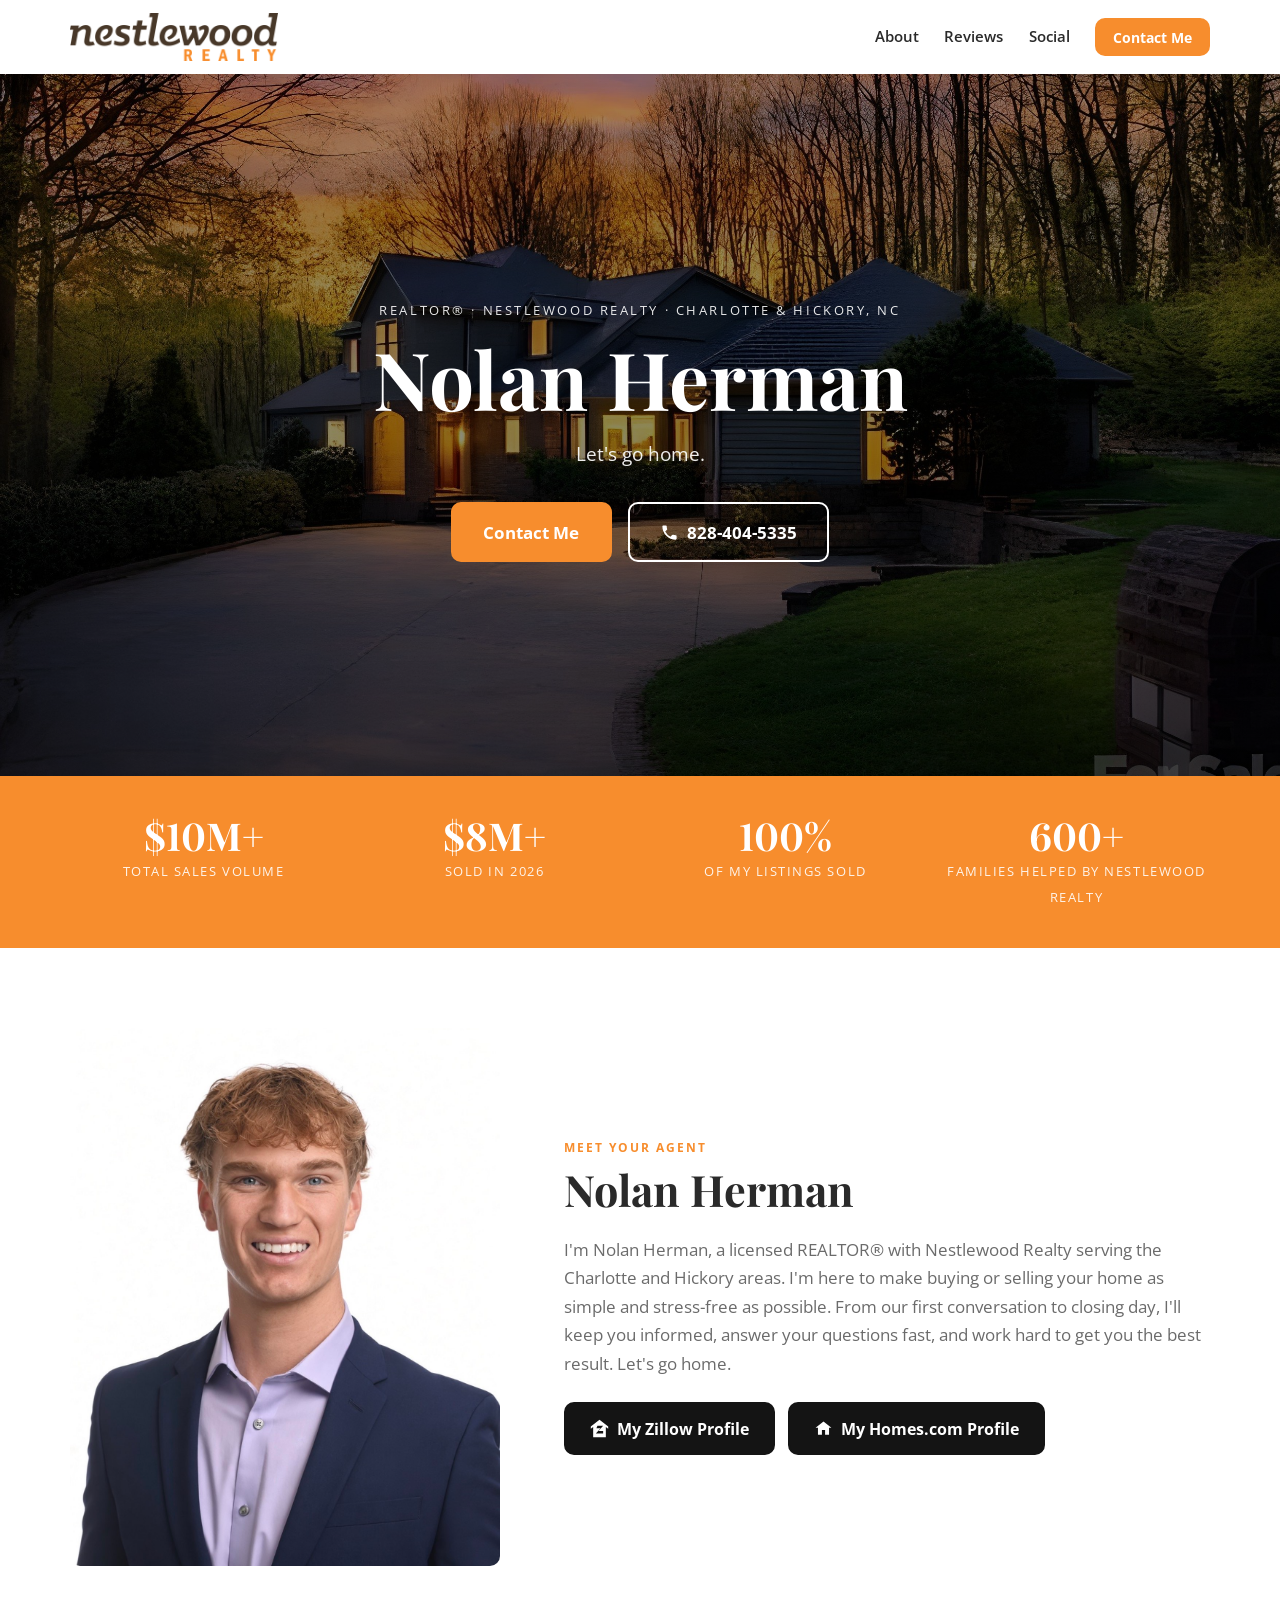
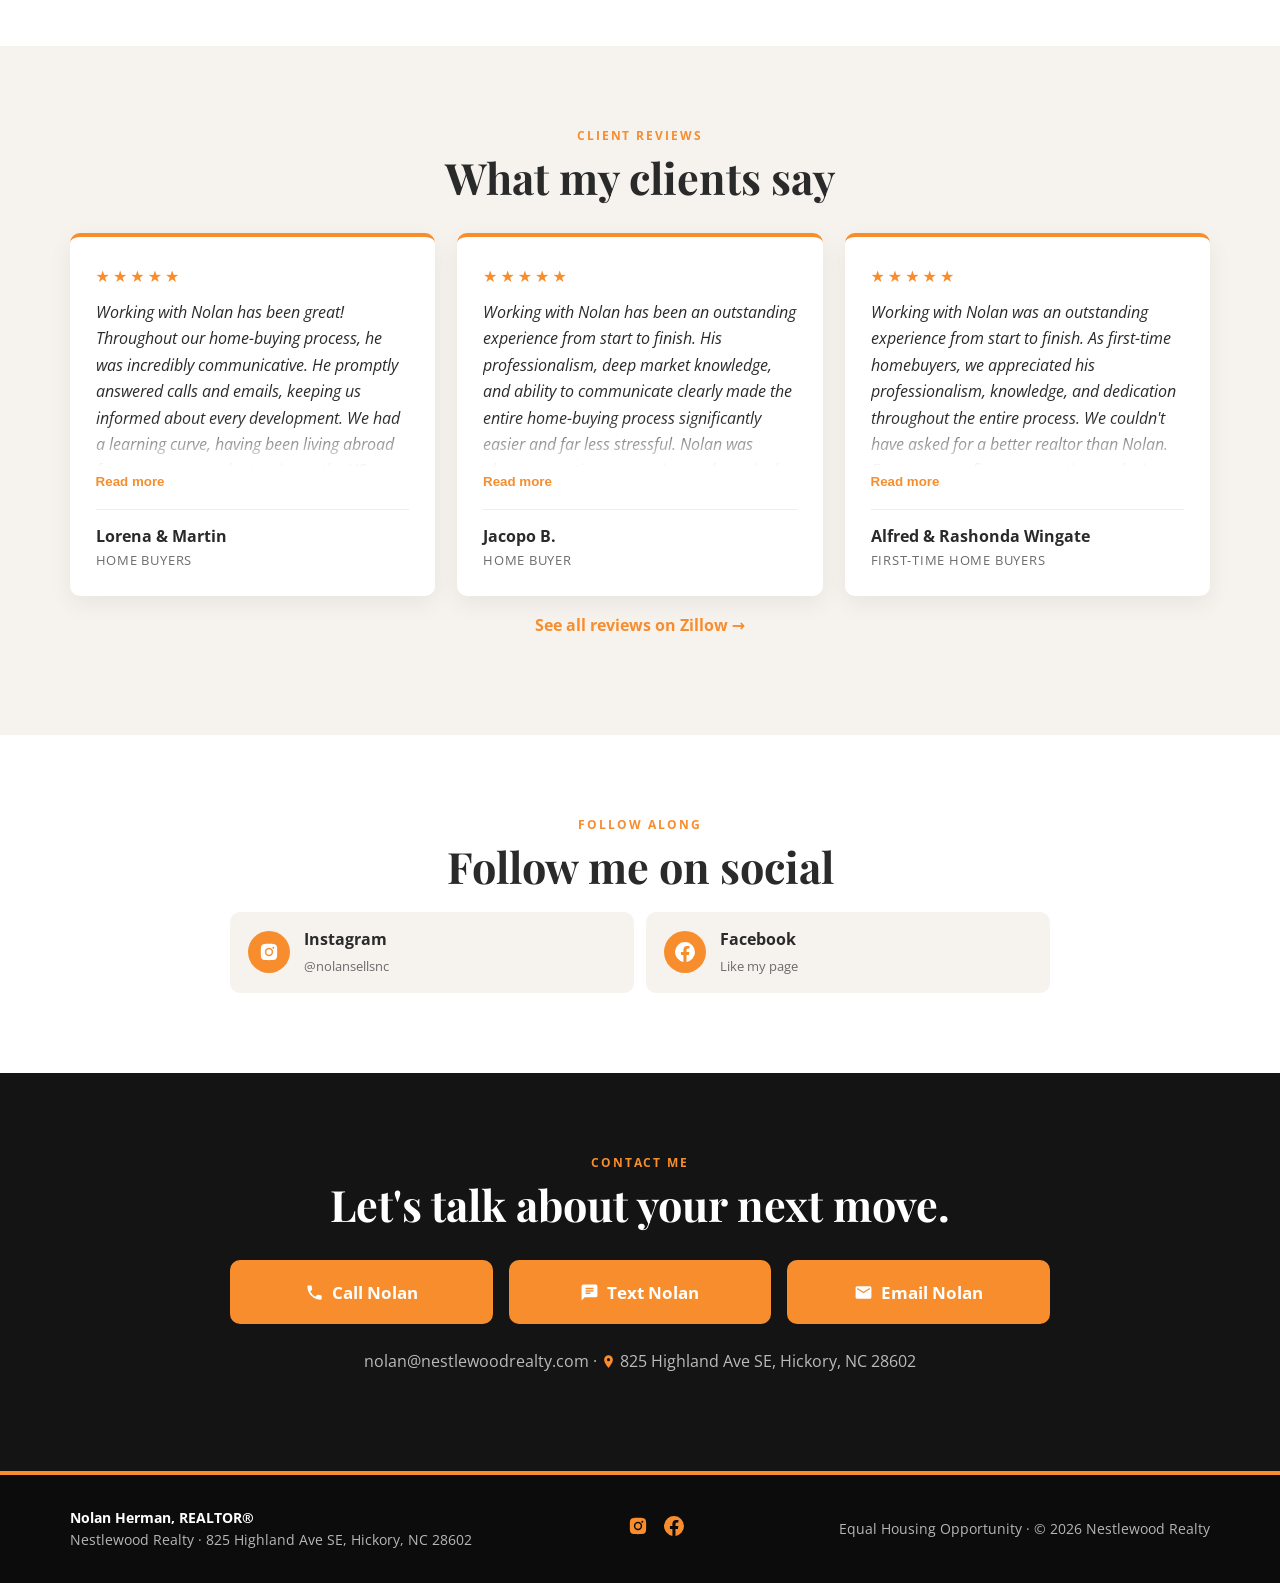
<file: index.html>
<!DOCTYPE html>
<html lang="en">
<head>
  <meta charset="UTF-8" />
  <meta name="viewport" content="width=device-width, initial-scale=1.0" />
  <title>Realtor</title>
  <link rel="preconnect" href="https://fonts.googleapis.com" />
  <link rel="preconnect" href="https://fonts.gstatic.com" crossorigin />
  <link href="https://fonts.googleapis.com/css2?family=Bebas+Neue&family=Playfair+Display:wght@600;700&family=Open+Sans:ital,wght@0,400;0,600;0,700;1,400&display=swap" rel="stylesheet" />
  <link rel="stylesheet" href="styles.css" />
</head>
<body>
  <div class="stripes" aria-hidden="true"></div>
  <div id="app"></div>
  <!-- All the agent's info lives in site-info.js -->
  <script src="site-info.js"></script>
  <script src="script.js"></script>
</body>
</html>
</file>
<file: styles.css>
/* ===================== BASE ===================== */
:root { --accent: #f78d2d; --dark: #141414; --ink: #2a2a2a; --muted: #6b6b6b; --soft: #f6f3ef; --radius: 10px;
  --head: "Playfair Display", Georgia, serif; --body: "Open Sans", system-ui, sans-serif; }
* { box-sizing: border-box; }
html { scroll-behavior: smooth; scroll-padding-top: 80px; }
body { font-variant-numeric: lining-nums; margin: 0; font-family: var(--body); color: var(--ink); line-height: 1.65; background: #fff; }
img { max-width: 100%; display: block; }
a { color: inherit; }
h1, h2, h3 { font-family: var(--head); line-height: 1.1; margin: 0 0 .5em; }
h2 { font-size: clamp(1.9rem, 4vw, 2.7rem); }
.wrap { width: min(1140px, 92%); margin: 0 auto; }
.center { text-align: center; }
.eyebrow { text-transform: uppercase; letter-spacing: .16em; font-size: .78rem; font-weight: 700; color: var(--accent); margin: 0 0 .6em; }
.section { padding: 5rem 0; }

/* Buttons */
.btn { display: inline-flex; align-items: center; justify-content: center; gap: .5rem; background: var(--accent); color: #fff; border: 2px solid var(--accent);
  text-decoration: none; font: 700 1rem var(--body); padding: .85em 1.5em; border-radius: var(--radius); cursor: pointer; transition: transform .15s, filter .2s; }
.btn:hover { transform: translateY(-2px); filter: brightness(.92); }
.btn svg { width: 19px; height: 19px; fill: currentColor; }
.btn-sm { padding: .55em 1.1em; font-size: .9rem; }
.btn-lg { padding: 1em 1.8em; font-size: 1.05rem; }
.btn-ghost { background: transparent; border-color: #fff; color: #fff; }
.btn-dark { background: var(--dark); border-color: var(--dark); }

/* Stripes (optional) */
.stripes { position: fixed; inset: -200px; z-index: -1; pointer-events: none; display: none;
  background: repeating-linear-gradient(-45deg, color-mix(in srgb, var(--accent) 22%, transparent) 0 70px, transparent 70px 140px, rgba(20,20,20,.08) 140px 175px, transparent 175px 245px);
  background-size: 346.5px 346.5px; animation: slide 14s linear infinite; }
@keyframes slide { to { background-position: 346.5px 0; } }
@media (prefers-reduced-motion: reduce) { .stripes { animation: none; } }
body.no-stripes .stripes { display: none !important; }

/* Header */
.site-header { position: sticky; top: 0; z-index: 20; background: #fff; box-shadow: 0 2px 14px rgba(0,0,0,.06); }
.header-inner { display: flex; align-items: center; justify-content: space-between; height: 74px; }
.brand { text-decoration: none; }
.logo-img { height: 48px; width: auto; }
.logo-text { font: 700 1.5rem var(--head); color: var(--dark); border: 2px dashed #ccc; padding: .15em .6em; border-radius: 6px; }
.nav { display: flex; align-items: center; gap: 1.6rem; font-weight: 600; font-size: .95rem; }
.nav a:not(.btn) { text-decoration: none; }
.nav a:not(.btn):hover { color: var(--accent); }

/* Cover */
.cover { position: relative; color: #fff; background: linear-gradient(rgba(0,0,0,.35), rgba(0,0,0,.55)), var(--cover) center 45% / cover no-repeat; }
.cover-inner { min-height: 78vh; display: flex; align-items: center; justify-content: center; text-align: center; padding: 4rem 0; }
.cover h1 { font-size: clamp(2.8rem, 7vw, 5rem); color: #fff; margin-bottom: .2em; }
.kicker { text-transform: uppercase; letter-spacing: .2em; font-size: .8rem; opacity: .9; }
.tagline { font-size: 1.2rem; opacity: .92; margin: 0 0 2rem; }
.cover-actions { display: flex; gap: 1rem; justify-content: center; flex-wrap: wrap; }
.cover-photo { display: none; }

/* Stats */
.stats { background: var(--accent); color: #fff; padding: 2.4rem 0; }
.stats-grid { display: grid; grid-template-columns: repeat(auto-fit, minmax(170px, 1fr)); gap: 1.5rem; text-align: center; }
.stat strong { display: block; font: 700 2.4rem/1.1 var(--head); font-variant-numeric: lining-nums; }
.stat span { font-size: .8rem; text-transform: uppercase; letter-spacing: .12em; opacity: .9; }

/* About */
.about-grid { display: grid; grid-template-columns: .8fr 1.2fr; gap: 4rem; align-items: center; }
.about-photo img { width: 100%; aspect-ratio: 4/5; object-fit: cover; object-position: center 20%; border-radius: var(--radius); }
.about-text { font-size: 1.08rem; color: var(--muted); }
.profile-buttons { display: flex; flex-wrap: wrap; gap: .8rem; margin-top: 1.5rem; }

/* Reviews */
.reviews-section { background: var(--soft); }
.reviews { display: grid; grid-template-columns: repeat(3, 1fr); gap: 1.4rem; margin-top: 2rem; align-items: start; }
.review { margin: 0; background: #fff; border-radius: var(--radius); padding: 1.6rem; box-shadow: 0 8px 24px rgba(0,0,0,.06); border-top: 4px solid var(--accent); }
.stars { color: var(--accent); letter-spacing: 3px; margin-bottom: .6rem; }
.review-text { max-height: 10.5em; overflow: hidden; position: relative; }
.review-text p { margin: 0; font-style: italic; }
.review:not(.open) .review-text::after { content: ""; position: absolute; inset: auto 0 0; height: 3em; background: linear-gradient(transparent, #fff); }
.review.open .review-text { max-height: none; }
.read-more { background: none; border: 0; padding: .4rem 0 0; color: var(--accent); font-weight: 700; cursor: pointer; }
.review footer { margin-top: 1rem; padding-top: .8rem; border-top: 1px solid #eee; font-weight: 700; }
.review footer span { display: block; font-weight: 400; font-size: .8rem; color: var(--muted); text-transform: uppercase; letter-spacing: .06em; }
.more a { color: var(--accent); font-weight: 700; text-decoration: none; }

/* Video + socials */
.media-grid { display: grid; grid-template-columns: 1fr 1fr; gap: 3rem; align-items: center; }
.video-box { display: flex; justify-content: center; }
.video-thumb { position: relative; width: 100%; aspect-ratio: 16/9; border-radius: var(--radius); overflow: hidden; background: #222; border: 0; padding: 0; cursor: pointer; display: grid; place-items: center; }
.video-thumb.short { width: min(100%, 340px); aspect-ratio: 9/16; }
.video-thumb img { position: absolute; inset: 0; width: 100%; height: 100%; object-fit: cover; }
.video-thumb iframe { position: absolute; inset: 0; width: 100%; height: 100%; border: 0; }
.video-thumb .play { position: relative; width: 74px; height: 74px; border-radius: 50%; background: var(--accent); color: #fff; display: grid; place-items: center; font-size: 1.8rem; padding-left: 6px; box-shadow: 0 8px 24px rgba(0,0,0,.35); transition: transform .2s; }
.video-thumb:hover .play { transform: scale(1.08); }
.video-thumb.placeholder { background: repeating-linear-gradient(45deg, #2a2a2a 0 14px, #262626 14px 28px); flex-direction: column; gap: .6rem; cursor: default; }
.video-thumb.placeholder small { color: #bbb; text-transform: uppercase; letter-spacing: .14em; font-size: .75rem; position: absolute; bottom: 18%; }
.socials { display: grid; gap: .7rem; margin-top: 1.2rem; }
.social { display: flex; align-items: center; gap: .9rem; text-decoration: none; padding: .75rem 1rem; border-radius: var(--radius); background: var(--soft); border: 2px solid transparent; transition: border-color .2s, transform .15s; }
.social:hover { border-color: var(--accent); transform: translateX(4px); }
.social .ic { width: 42px; height: 42px; border-radius: 50%; background: var(--accent); display: grid; place-items: center; flex: none; }
.social .ic svg { width: 20px; height: 20px; fill: #fff; }
.social b { display: block; }
.social small { color: var(--muted); }

.media-grid.no-video { grid-template-columns: 1fr; text-align: center; max-width: 820px; }
.media-grid.no-video .socials { grid-template-columns: repeat(auto-fit, minmax(220px, 1fr)); text-align: left; }

/* Contact */
.contact { background: var(--dark); color: #eee; }
.contact h2 { color: #fff; }
.contact-buttons { display: grid; grid-template-columns: repeat(3, 1fr); gap: 1rem; max-width: 820px; margin: 2rem auto 1.5rem; }
.contact-buttons .btn { padding: 1.1em; font-size: 1.05rem; }
.contact-line { color: #bbb; }
.contact-line a { text-decoration: none; }
.contact-line svg { width: 15px; height: 15px; fill: var(--accent); vertical-align: -2px; }

/* Footer */
.site-footer { background: #0c0c0c; color: rgba(255,255,255,.7); font-size: .85rem; padding: 2rem 0; border-top: 4px solid var(--accent); }
.footer-inner { display: flex; justify-content: space-between; align-items: center; gap: 1.5rem; flex-wrap: wrap; }
.site-footer strong { color: #fff; }
.footer-socials { display: flex; gap: 1rem; }
.footer-socials svg { width: 20px; height: 20px; fill: var(--accent); }

/* ===================== THEME: BOLD ===================== */
.theme-bold { --head: "Bebas Neue", Impact, sans-serif; background: var(--dark); color: #ddd; }
.theme-bold h1, .theme-bold h2 { font-weight: 400; letter-spacing: .03em; color: #fff; }
.theme-bold h2 { font-size: clamp(2.4rem, 5vw, 3.4rem); }
.theme-bold .site-header { background: var(--dark); color: #fff; box-shadow: none; border-bottom: 1px solid #2a2a2a; }
.theme-bold .logo-text { color: #fff; border-color: #555; }
.theme-bold .logo-img { filter: brightness(0) invert(1); }
.theme-bold .cover { background: linear-gradient(90deg, rgba(0,0,0,.92) 35%, rgba(0,0,0,.35)), var(--cover) center 65% / cover no-repeat; }
.theme-bold .cover-inner { justify-content: space-between; text-align: left; min-height: 0; padding: 4rem 0 0; align-items: flex-end; gap: 2rem; }
.theme-bold .cover-text { padding-bottom: 4.5rem; max-width: 560px; }
.theme-bold .cover h1 { font-size: clamp(4rem, 10vw, 7.5rem); line-height: .9; }
.theme-bold .cover h1::after { content: ""; display: block; width: 90px; height: 6px; background: var(--accent); margin-top: .9rem; }
.theme-bold .cover-actions { justify-content: flex-start; }
.theme-bold .cover-photo { display: block; width: 40%; max-width: 420px; }
.theme-bold .cover-photo img { width: 100%; aspect-ratio: 4/5; object-fit: cover; object-position: center 20%; border-radius: var(--radius) var(--radius) 0 0; border: 4px solid var(--accent); border-bottom: 0; }
.theme-bold .stats { background: #0c0c0c; border-top: 4px solid var(--accent); border-bottom: 1px solid #2a2a2a; }
.theme-bold .stat strong { font-size: 3.2rem; color: var(--accent); font-weight: 400; }
.theme-bold .about-photo { display: none; }
.theme-bold .about-grid { grid-template-columns: 1fr; max-width: 760px; margin: 0 auto; text-align: center; }
.theme-bold .about-text { color: #bbb; }
.theme-bold .profile-buttons { justify-content: center; }
.theme-bold .btn-dark { background: #fff; color: var(--dark); border-color: #fff; }
.theme-bold .reviews-section { background: #1c1c1c; }
.theme-bold .review { background: #242424; color: #ccc; box-shadow: none; }
.theme-bold .review:not(.open) .review-text::after { background: linear-gradient(transparent, #242424); }
.theme-bold .review footer { border-color: #333; color: #fff; }
.theme-bold .social { background: #1f1f1f; }
.theme-bold .social b { color: #fff; }
.theme-bold .contact { background: var(--accent); color: #111; }
.theme-bold .contact h2 { color: #111; }
.theme-bold .contact .eyebrow { color: #111; }
.theme-bold .contact-buttons .btn { background: var(--dark); border-color: var(--dark); }
.theme-bold .contact-line { color: #222; }
.theme-bold .contact-line svg { fill: #111; }

/* ===================== THEME: MODERN ===================== */
.theme-modern { --head: "Bebas Neue", Impact, sans-serif; --radius: 16px; background: #f1ebe3; }
.theme-modern .stripes { display: block; }
.theme-modern h1, .theme-modern h2 { font-weight: 400; letter-spacing: .03em; color: #3d2e24; }
.theme-modern h2 { font-size: clamp(2.4rem, 5vw, 3.3rem); }
.theme-modern .site-header { background: rgba(255,255,255,.92); backdrop-filter: blur(8px); }
.theme-modern .cover { background: none; color: var(--ink); }
.theme-modern .cover-inner { min-height: 0; text-align: left; justify-content: space-between; gap: 3rem; padding: 3.5rem 0 2rem; }
.theme-modern .cover-text { flex: 1; background: rgba(255,255,255,.94); border-radius: var(--radius); padding: 2.6rem; box-shadow: 0 16px 40px rgba(0,0,0,.08); }
.theme-modern .cover h1 { color: #3d2e24; font-size: clamp(3.4rem, 8vw, 6rem); line-height: .95; }
.theme-modern .kicker { color: var(--accent); opacity: 1; font-weight: 700; }
.theme-modern .tagline { color: var(--muted); }
.theme-modern .cover-actions { justify-content: flex-start; }
.theme-modern .btn-ghost { border-color: var(--dark); color: var(--dark); }
.theme-modern .cover-photo { display: block; flex: .8; position: relative; }
.theme-modern .cover-photo::before { content: ""; position: absolute; inset: 0; border-radius: var(--radius); background: var(--cover) center 65% / cover; transform: rotate(3deg); box-shadow: 0 16px 40px rgba(0,0,0,.15); }
.theme-modern .cover-photo img { position: relative; width: 100%; aspect-ratio: 4/5; object-fit: cover; object-position: center 20%; border-radius: var(--radius); border: 6px solid #fff; box-shadow: 0 16px 40px rgba(0,0,0,.15); transform: rotate(-2deg); }
.theme-modern .stats { background: none; color: var(--ink); padding: 1rem 0; }
.theme-modern .stats-grid { gap: 1rem; }
.theme-modern .stat { background: var(--dark); color: #fff; border-radius: var(--radius); padding: 1.4rem 1rem; }
.theme-modern .stat strong { color: var(--accent); font-weight: 400; font-size: 2.8rem; }
.theme-modern .section { padding: 1.2rem 0; }
.theme-modern .section > .wrap { background: rgba(255,255,255,.95); border-radius: var(--radius); padding: 2.8rem; box-shadow: 0 16px 40px rgba(0,0,0,.06); }
.theme-modern .about-photo { display: none; }
.theme-modern .about-grid { grid-template-columns: 1fr; }
.theme-modern .reviews-section { background: none; }
.theme-modern .review { background: var(--soft); box-shadow: none; }
.theme-modern .review:not(.open) .review-text::after { background: linear-gradient(transparent, var(--soft)); }
.theme-modern .contact { background: none; color: var(--ink); }
.theme-modern .contact > .wrap { background: var(--dark) !important; color: #ddd; }
.theme-modern .contact h2 { color: #fff; }
.theme-modern .site-footer { margin-top: 1.2rem; }

/* ===================== PHONES ===================== */
@media (max-width: 860px) {
  .nav a:not(.btn) { display: none; }
  .about-grid, .media-grid { grid-template-columns: 1fr; gap: 2rem; }
  .about-photo { max-width: 340px; }
  .reviews { grid-template-columns: 1fr; }
  .contact-buttons { grid-template-columns: 1fr; }
  .stats-grid { grid-template-columns: repeat(2, 1fr); }
  .section { padding: 3.5rem 0; }
  .cover-inner { min-height: 70vh; }
  .theme-bold .cover-inner { flex-direction: column-reverse; align-items: center; text-align: center; padding-top: 2.5rem; }
  .theme-bold .cover-text { padding-bottom: 3rem; }
  .theme-bold .cover h1::after { margin: .9rem auto 0; }
  .theme-bold .cover-actions { justify-content: center; }
  .theme-bold .cover-photo { width: 70%; }
  .theme-modern .cover-inner { flex-direction: column-reverse; min-height: 0; padding-top: 2rem; }
  .theme-modern .cover-photo { width: 75%; }
  .theme-modern .cover-text { padding: 1.8rem; text-align: center; }
  .theme-modern .cover-actions { justify-content: center; }
  .theme-modern .section > .wrap { padding: 1.8rem 1.3rem; }
  .footer-inner { flex-direction: column; text-align: center; }
}
</file>
